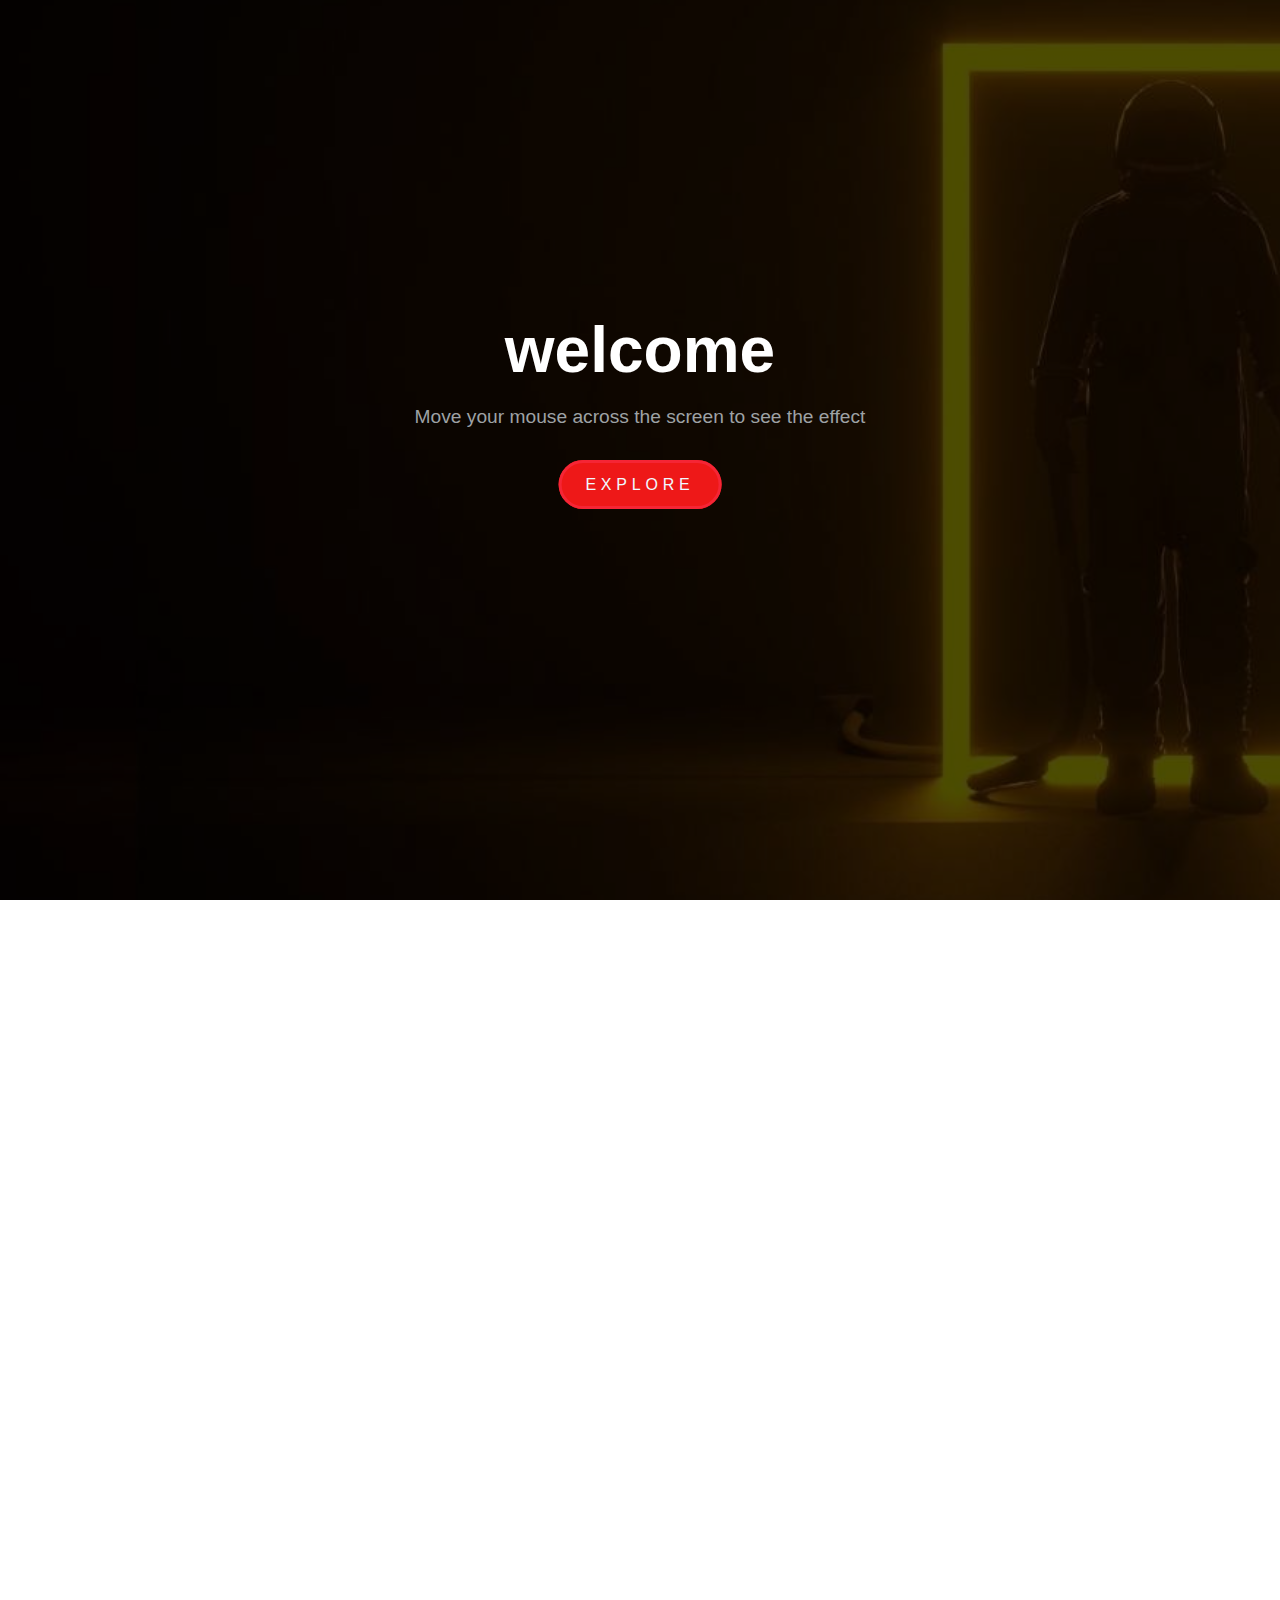
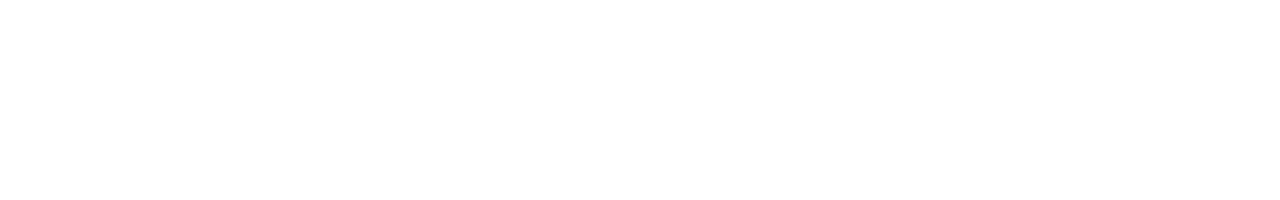
<file: Mouse Following Background/index.html>
<!DOCTYPE html>
<html lang="en">
  <head>
    <meta charset="UTF-8" />
    <meta http-equiv="X-UA-Compatible" content="IE=edge" />
    <meta name="viewport" content="width=device-width, initial-scale=1.0" />
    <title>Mouse Following Background</title>
    <link rel="stylesheet" href="style.css" />
  </head>
  <body>
    <header class="header">
      <div class="box"></div>
      <div class="content">
        <h1>welcome</h1>
        <p>Move your mouse across the screen to see the effect</p>
        <a href="#" class="btn">EXPLORE</a>
      </div>
    </header>
    <script src="./index.js"></script>
  </body>
</html>
</file>
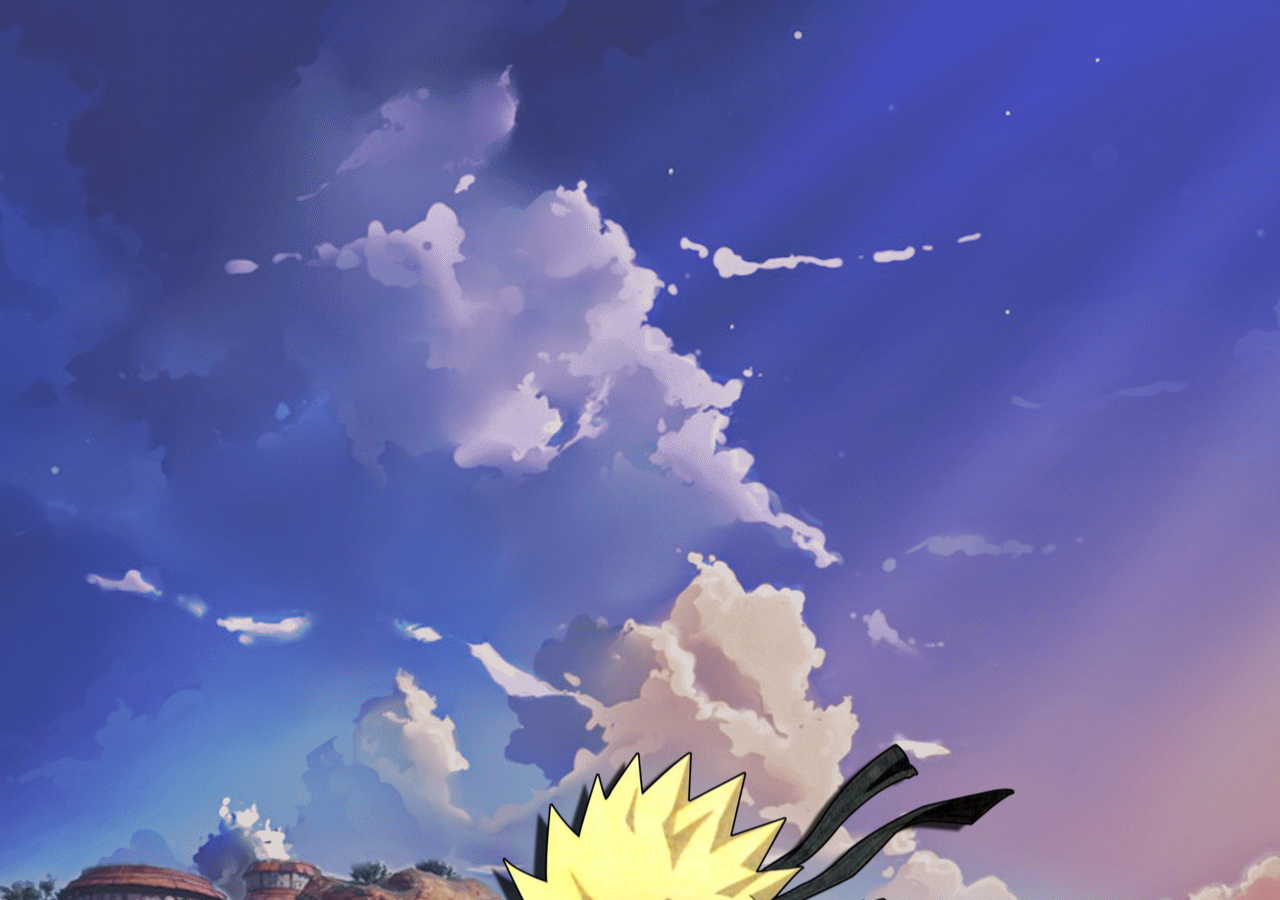
<file: parallax/index.html>
<!DOCTYPE html>
<html lang="en">
  <head>
    <meta charset="UTF-8" />
    <meta http-equiv="X-UA-Compatible" content="IE=edge" />
    <meta name="viewport" content="width=device-width, initial-scale=1.0" />
    <title>parallax-demo</title>
    <link rel="stylesheet" href="./index.css" />
  </head>
  <body>
    <div class="parallax-container">
      <div class="image background">
        <img src="./assets/konoha.png" alt="background" />
      </div>

      <div class="image middle">
        <img src="/parallax/assets/shurikenA.png" class="card one" />
        <img src="/parallax/assets/shurikenB.png" class="card two" />
        <img src="./assets/kunai.png" class="card three" />
      </div>

      <div class="image foreground">
        <img src="./assets/naruto.png" alt="naruto uzumaki" />
      </div>
    </div>
  </body>
</html>
</file>
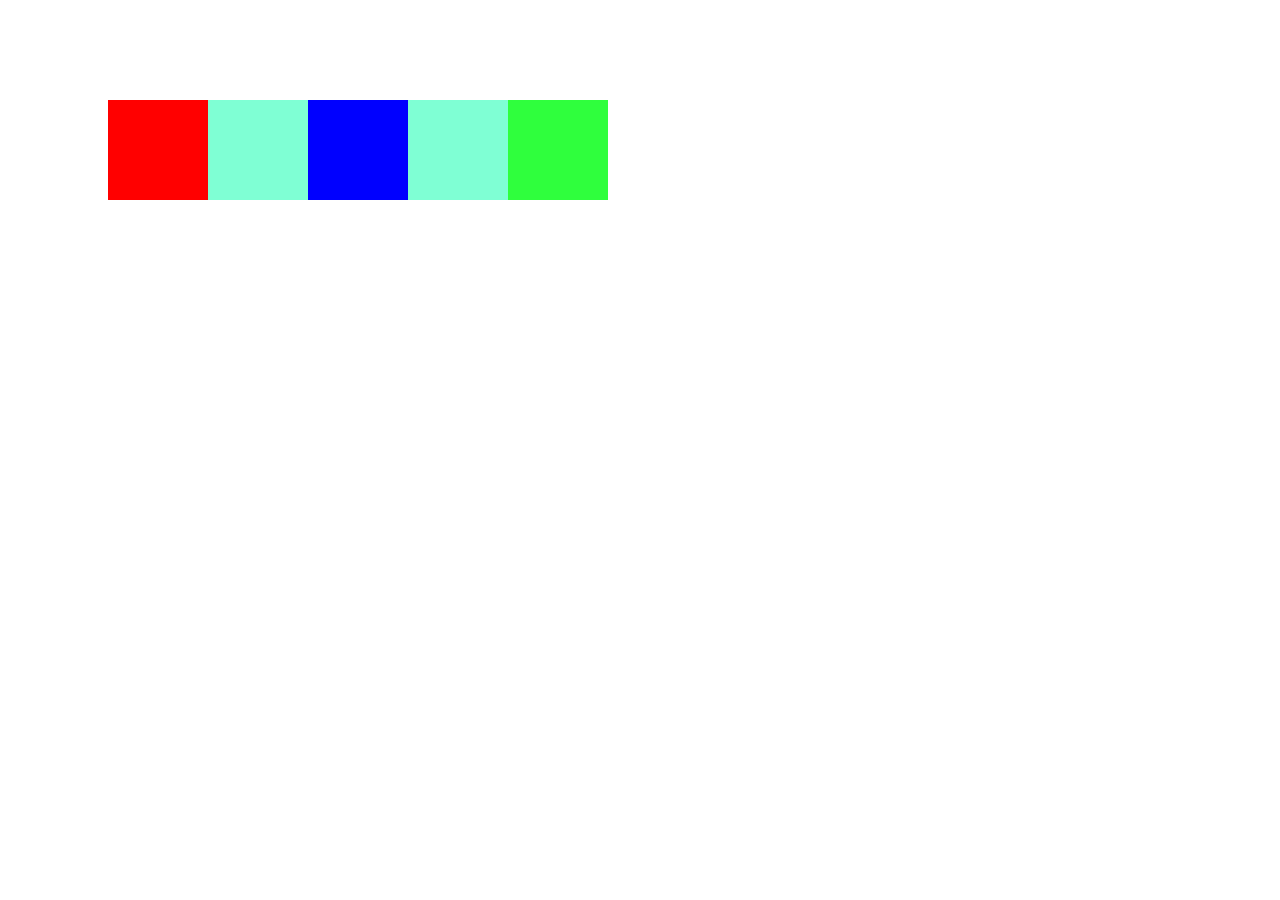
<file: transiciones/index.html>
<!DOCTYPE html>
<html lang="en">
  <head>
    <meta charset="UTF-8" />
    <meta http-equiv="X-UA-Compatible" content="IE=edge" />
    <meta name="viewport" content="width=device-width, initial-scale=1.0" />
    <link rel="stylesheet" href="/transiciones/index.css" />
    <title>Transitions</title>
  </head>
  <body>
    <div class="container">
      <div class="square one"></div>
      <div class="square two"></div>
      <div class="square three"></div>
    </div>
  </body>
</html>
</file>
<file: parallax/index.css>
body {
  margin: 0px;
}

.parallax-container {
  width: 100%;
  height: 100vh;
  perspective: 8px;
  perspective-origin: 50%;
  overflow-x: hidden;
  overflow-y: scroll;
  position: relative;
}

.image {
  position: absolute;
  left: 0;
  right: 0;
  margin: 0 auto;

  /* que no empiece en la mitad del elemento,si no que el origen del elmento sea el centro, que se centre en todo lo que tenemos disponible */
  transform: 0 50%;
}

.image.background {
  filter: contrast(80%);
  height: auto;
  width: 100%;
  transform: translateZ(0px) scale(1);
  transform-origin: 0 50%;
}

.image.middle {
  height: 100%;
  width: 100%;
  transform: translateZ(5px) scale(0.375);
  transform-origin: 50%;
}

.image.foreground {
  margin: 50% 25%;
  transform: translateZ(2px) scale(0.75);
  transform-origin: top;
}

.card {
  position: absolute;
}

.card.one {
  left: 100px;
  top: 1500px;
}

.card.two {
  width: 100px;
  right: 100px;
  top: 2000px;
}
.card.three {
  left: 250px;
  top: 3000px;
}
</file>
<file: transiciones/index.css>
.container {
  background: aquamarine;
  width: 500px;
  height: 100px;
  display: flex;
  justify-content: space-between;
  margin: 100px;
}

/* condicional css */
.container:hover .square {
  transform: scale(1.2);
}

.square {
  width: 100px;
  height: 100px;
}

.square.one {
  background: red;
  /* nombre de la propiedad + duracioon */
  transition: transform 0.33s;
}

.square.two {
  background: blue;
  transition: transform 0.66s;
}

.square.three {
  background: rgb(47, 255, 61);
  transition: transform 1s;
}
</file>
<file: Mouse Following Background/style.css>
/* #1 body reset */
body {
  min-height: 200vh;
  margin: 0;
  padding: 0;
  font-family: Arial, Helvetica, sans-serif;
}

/* header setup */
header {
  overflow: hidden;
  position: relative;
  min-height: 100vh;
  width: 100%;
}

/* #2 moving background setup */
header .box {
  position: absolute;
  top: 50%;
  left: 50%;
  transform: translate(-50%, -50%);
  background-image: url("./assets/astronaut.jpg");
  background-size: cover;
  background-repeat: no-repeat;
  width: 130%;
  height: 130%;
  filter: brightness(30%);
}

/* #3 header text-styles */
header .content {
  position: absolute;
  top: 30%;
  left: 50%;
  transform: translate(-50%);
  text-align: center;
}

header .content h1 {
  font-size: 4em;
  margin-bottom: 0;
  color: #fff;
}

header .content p {
  margin-bottom: 2.5em;
  color: #9ea2a5;
  font-size: 1.2em;
}

/* #4 button styles */
header .btn {
  text-decoration: none;
  color: aliceblue;
  background: #ee1818;
  padding: 0.8em 1.5em;
  border: 3px #f52535 solid;
  border-radius: 30px;
  letter-spacing: 0.3rem;
  -webkit-transition: 0.3s;
  transition: 0.3s;
}

header .btn:hover {
  background: #d31010;
}
</file>
